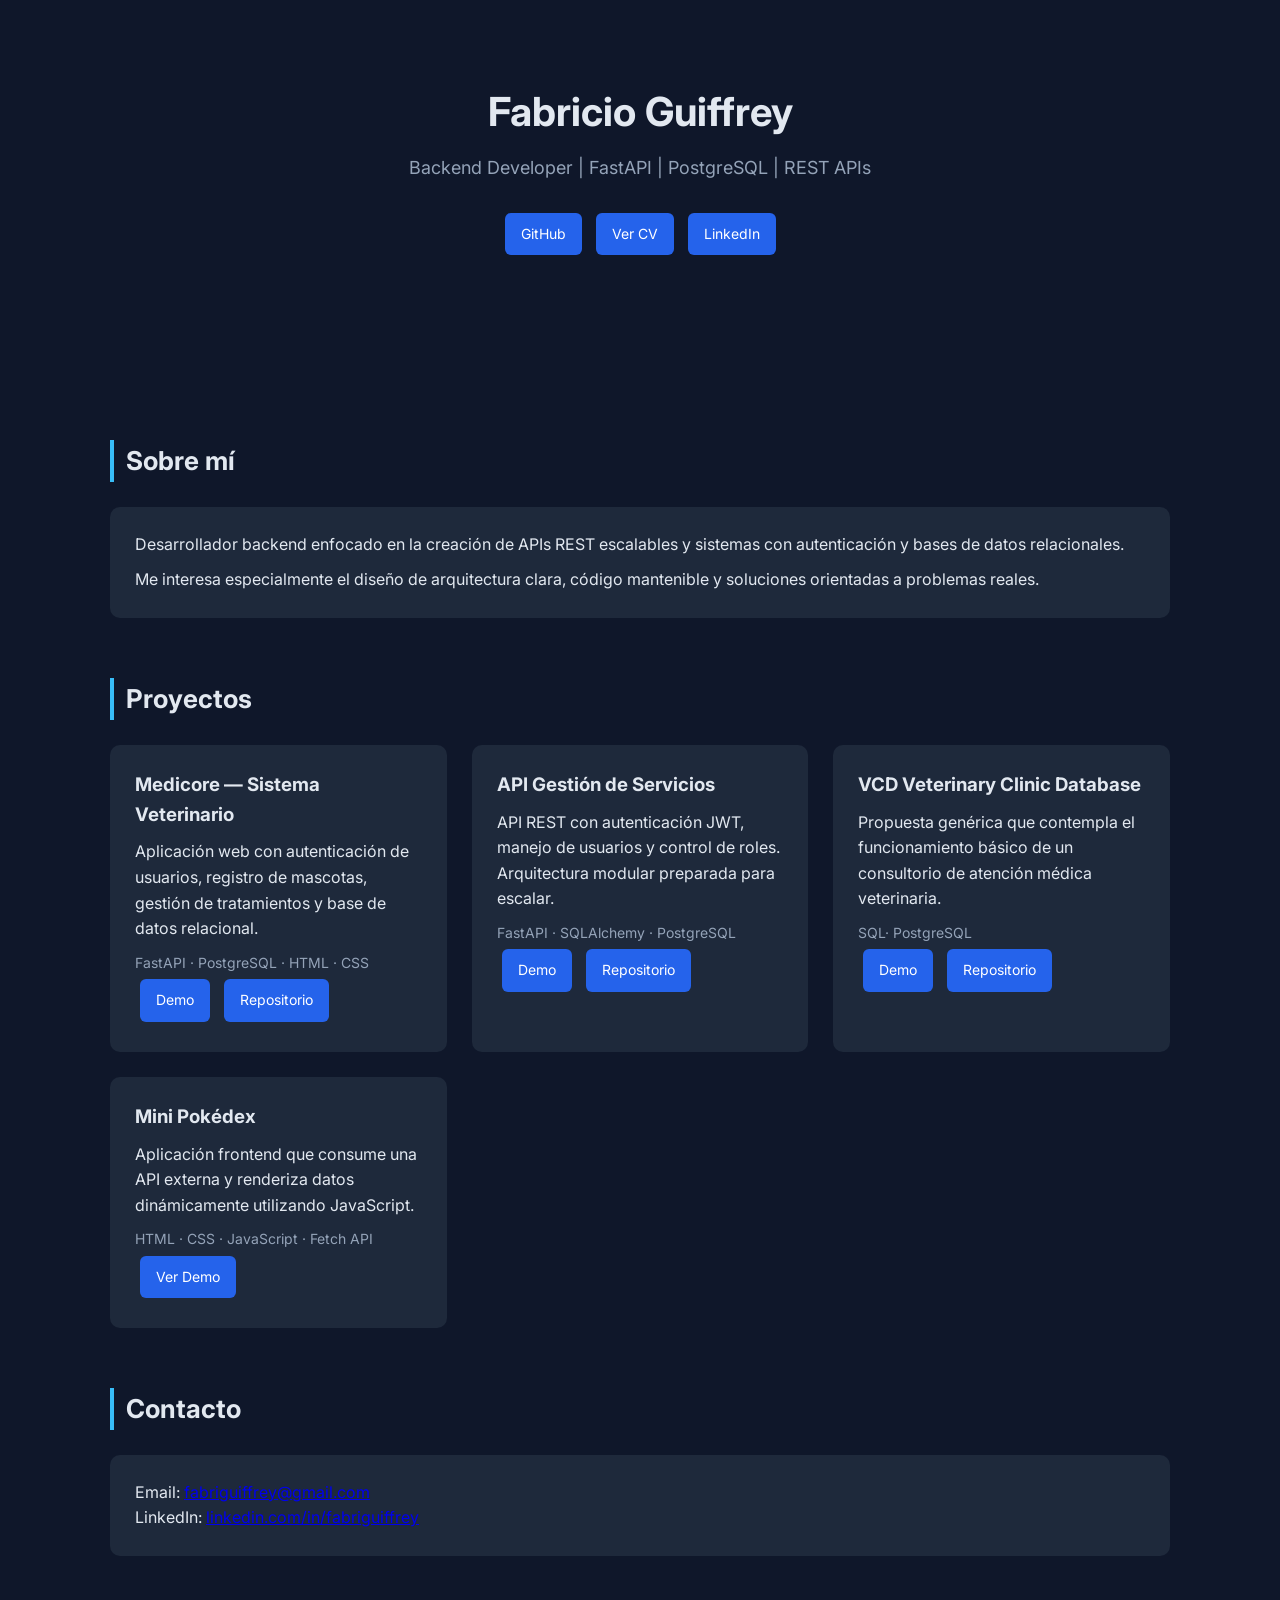
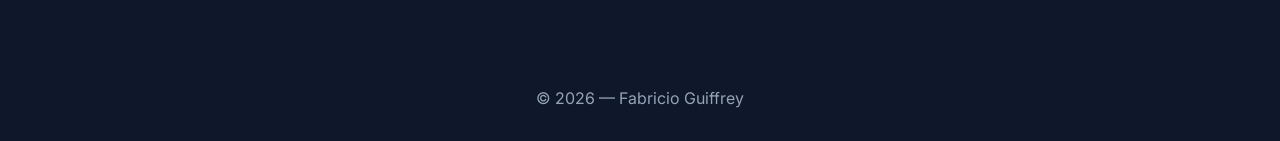
<file: index.html>
<!DOCTYPE html>
<html lang="es">

<head>
<meta charset="UTF-8">
<title>Fabricio Guiffrey | Backend Developer</title>
<meta name="viewport" content="width=device-width, initial-scale=1.0">

<link href="https://fonts.googleapis.com/css2?family=Inter:wght@300;400;600&display=swap" rel="stylesheet">

<style>

*{
    margin:0;
    padding:0;
    box-sizing:border-box;
}

body{
    font-family:'Inter',sans-serif;
    background:#0f172a;
    color:#e2e8f0;
    line-height:1.6;
}

.container{
    max-width:1100px;
    margin:auto;
    padding:40px 20px;
}

/* HEADER */

header{
    text-align:center;
    padding:80px 20px;
}

header h1{
    font-size:40px;
    margin-bottom:10px;
}

header p{
    font-size:18px;
    color:#94a3b8;
}

.buttons{
    margin-top:25px;
}

.btn{
    display:inline-block;
    padding:10px 16px;
    margin:5px;
    background:#2563eb;
    color:white;
    text-decoration:none;
    border-radius:6px;
    font-size:14px;
    transition:0.2s;
}

.btn:hover{
    background:#1d4ed8;
}

/* SECTIONS */

section{
    margin-top:60px;
}

section h2{
    font-size:26px;
    margin-bottom:25px;
    border-left:4px solid #38bdf8;
    padding-left:12px;
}

/* ABOUT */

.about{
    background:#1e293b;
    padding:25px;
    border-radius:10px;
}

/* PROJECTS */

.projects-grid{
    display:grid;
    grid-template-columns:repeat(auto-fit,minmax(300px,1fr));
    gap:25px;
}

.project{
    background:#1e293b;
    padding:25px;
    border-radius:10px;
    transition:0.2s;
}

.project:hover{
    transform:translateY(-5px);
}

.project h3{
    margin-bottom:10px;
}

.tech{
    font-size:14px;
    color:#94a3b8;
    margin-top:10px;
}

/* CONTACT */

.contact{
    background:#1e293b;
    padding:25px;
    border-radius:10px;
}

/* FOOTER */

footer{
    text-align:center;
    padding:30px;
    margin-top:60px;
    color:#94a3b8;
}

</style>

</head>

<body>

<header>

<h1>Fabricio Guiffrey</h1>
<p>Backend Developer | FastAPI | PostgreSQL | REST APIs</p>

<div class="buttons">

<a class="btn" href="https://github.com/fabriguiffrey-ctrl" target="_blank">GitHub</a>

<a class="btn" href="cv.html" target="_blank">Ver CV</a>

<a class="btn" href="#">LinkedIn</a>

</div>

</header>

<div class="container">

<section>

<h2>Sobre mí</h2>

<div class="about">

<p>
Desarrollador backend enfocado en la creación de APIs REST escalables y
sistemas con autenticación y bases de datos relacionales.
</p>

<p style="margin-top:10px;">
Me interesa especialmente el diseño de arquitectura clara, código mantenible
y soluciones orientadas a problemas reales.
</p>

</div>

</section>


<section>

<h2>Proyectos</h2>

<div class="projects-grid">

<div class="project">

<h3>Medicore — Sistema Veterinario</h3>

<p>
Aplicación web con autenticación de usuarios, registro de mascotas,
gestión de tratamientos y base de datos relacional.
</p>

<p class="tech">
FastAPI · PostgreSQL · HTML · CSS
</p>

<a class="btn" href="#">Demo</a>
<a class="btn" href="#">Repositorio</a>

</div>


<div class="project">

<h3>API Gestión de Servicios</h3>

<p>
API REST con autenticación JWT, manejo de usuarios y control de roles.
Arquitectura modular preparada para escalar.
</p>

<p class="tech">
FastAPI · SQLAlchemy · PostgreSQL
</p>

<a class="btn" href="#">Demo</a>
<a class="btn" href="https://github.com/fabriguiffrey-ctrl/veterinary-clinic-database">Repositorio</a>

</div>


<div class="project">

<h3>VCD Veterinary Clinic Database</h3>

<p>
Propuesta genérica que contempla el funcionamiento básico de un consultorio de atención médica veterinaria.
</p>

<p class="tech">
SQL· PostgreSQL
</p>

<a class="btn" href="#">Demo</a>
<a class="btn" href="#">Repositorio</a>

</div>


<div class="project">

<h3>Mini Pokédex</h3>

<p>
Aplicación frontend que consume una API externa y renderiza datos
dinámicamente utilizando JavaScript.
</p>

<p class="tech">
HTML · CSS · JavaScript · Fetch API
</p>

<a class="btn" href="pokedex/index.html">Ver Demo</a>

</div>

</div>

</section>


<section>

<h2>Contacto</h2>

<div class="contact">

<p>Email: <a href="mailto:fabriguiffrey@gmail.com">fabriguiffrey@gmail.com</a></p>

<p>LinkedIn:
<a href="https://www.linkedin.com/in/fabriguiffrey/" target="_blank">
linkedin.com/in/fabriguiffrey
</a>
</p>

</div>

</section>

</div>

<footer>

© 2026 — Fabricio Guiffrey

</footer>

</body>
</html>
</file>
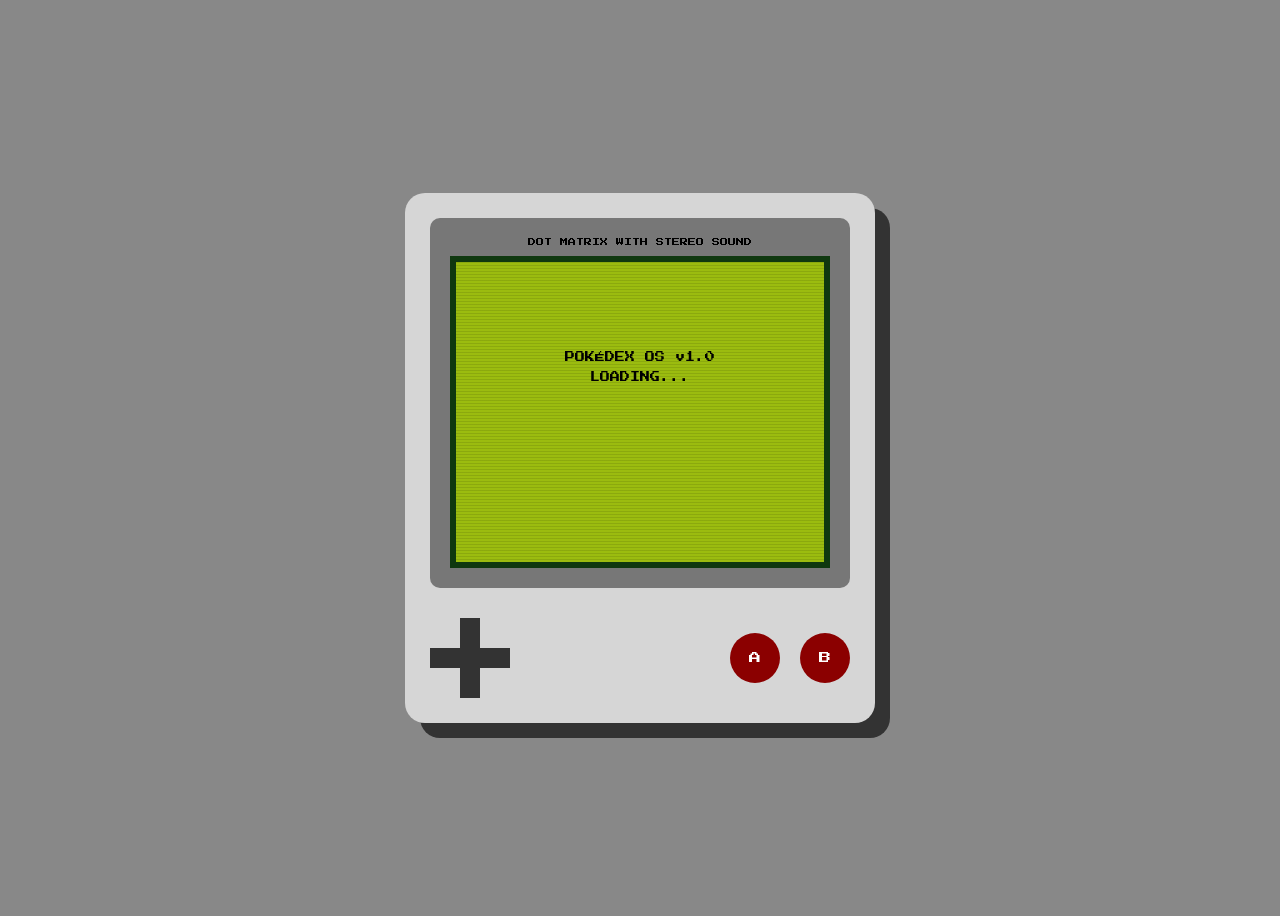
<file: pokedex/index.html>
<!DOCTYPE html>
<html lang="es">

<head>
    <meta charset="UTF-8">
    <meta name="viewport" content="width=device-width, initial-scale=1.0">
    <title>Mini Pokédex</title>
    <link rel="stylesheet" href="styles.css">
    <link href="https://fonts.googleapis.com/css2?family=Press+Start+2P&display=swap" rel="stylesheet">

    
</head>

<body>

<div class="gameboy">

    <div class="screen-area">

        <div class="screen-header">
            DOT MATRIX WITH STEREO SOUND
        </div>

        <div class="screen">

            <div class="boot" id="boot">
                <p>POKÉDEX OS v1.0</p>
                <p>LOADING...</p>
            </div>

            <div id="app" style="display:none;">

                <h3>POKEDEX</h3>

                <input type="text" id="pokemonInput" placeholder="pikachu">
                <button onclick="searchPokemon()">SEARCH</button>

                <div id="pokedexCard" class="pokedex-card"></div>

            </div>

        </div>

    </div>

    <div class="controls">

        <div class="dpad">
            <div class="up"></div>
            <div class="down"></div>
            <div class="left"></div>
            <div class="right"></div>
            <div class="center"></div>
        </div>

        <div class="buttons">
            <div class="btnA">A</div>
            <div class="btnB">B</div>
        </div>

    </div>

</div>

<script src="pokedex.js"></script>

</body>
</html>
</file>
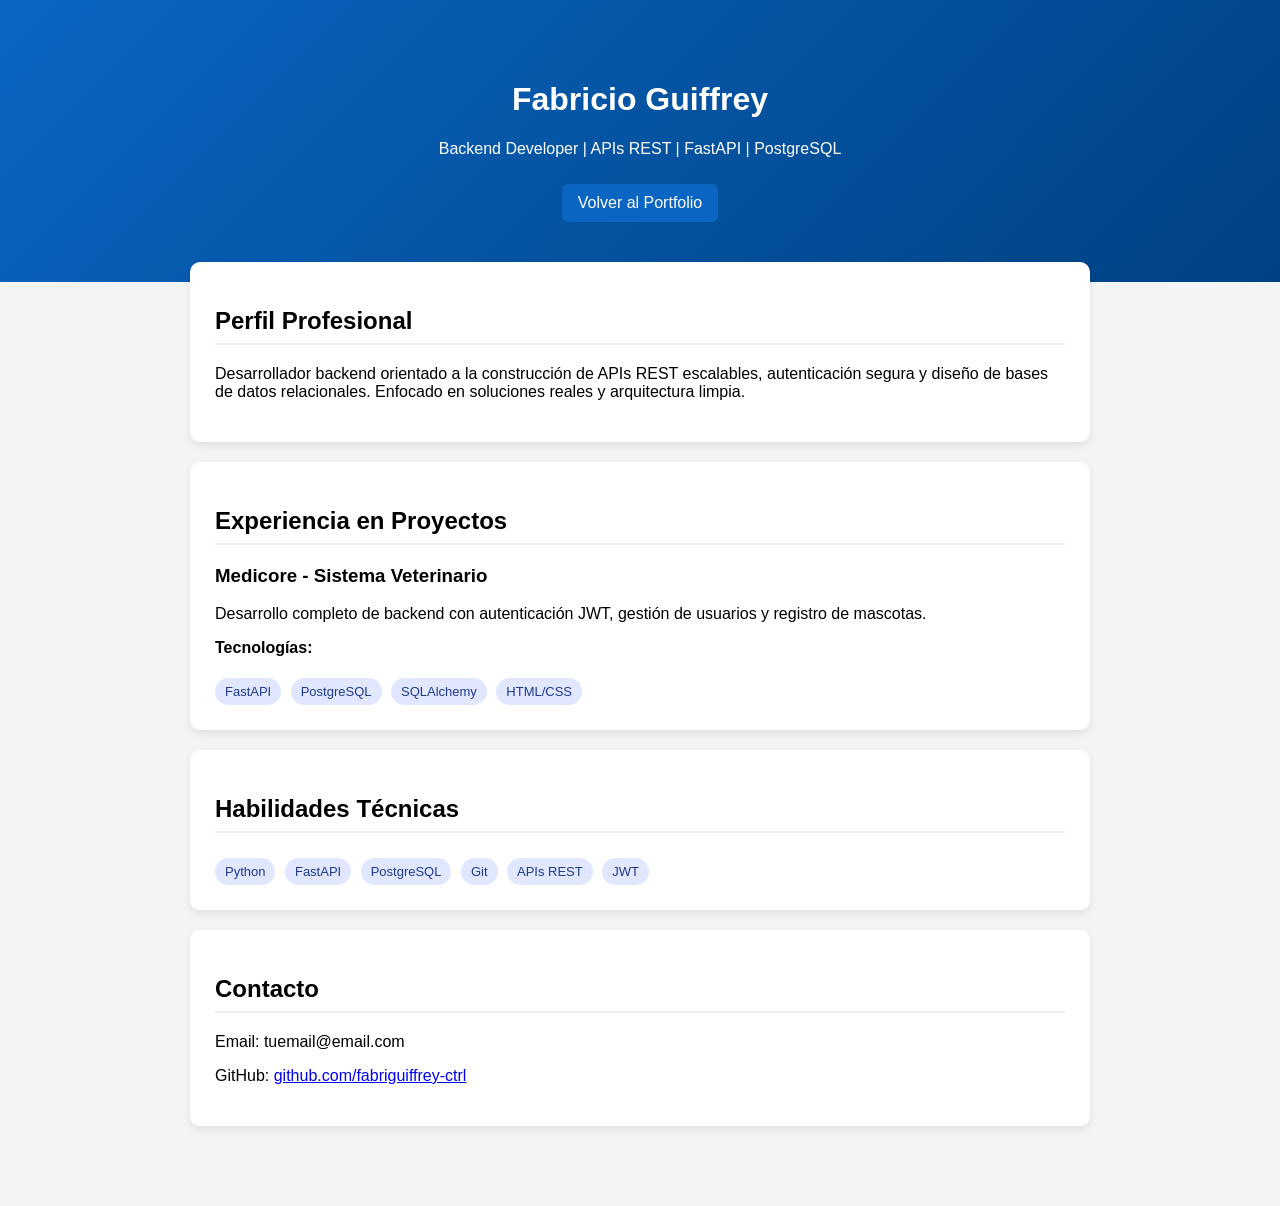
<file: cv.html>
<!DOCTYPE html>
<html lang="es">
<head>
<meta charset="UTF-8">
<meta name="viewport" content="width=device-width, initial-scale=1.0">
<title>CV | Fabricio Guiffrey</title>

<style>
body {
    font-family: Arial, sans-serif;
    margin: 0;
    background-color: #f3f4f6;
}

.header {
    background: linear-gradient(135deg, #0a66c2, #004182);
    color: white;
    padding: 60px 20px;
    text-align: center;
}

.container {
    max-width: 900px;
    margin: -40px auto 40px auto;
    padding: 20px;
}

.card {
    background: white;
    padding: 25px;
    margin-bottom: 20px;
    border-radius: 10px;
    box-shadow: 0 4px 10px rgba(0,0,0,0.08);
}

h2 {
    border-bottom: 2px solid #eee;
    padding-bottom: 8px;
}

.badge {
    display: inline-block;
    background: #e0e7ff;
    color: #1e3a8a;
    padding: 6px 10px;
    border-radius: 20px;
    font-size: 13px;
    margin: 5px 5px 0 0;
}

.btn {
    display: inline-block;
    padding: 10px 16px;
    background: #0a66c2;
    color: white;
    text-decoration: none;
    border-radius: 6px;
    margin-top: 10px;
}

.btn:hover {
    background: #004182;
}
</style>

</head>
<body>

<div class="header">
    <h1>Fabricio Guiffrey</h1>
    <p>Backend Developer | APIs REST | FastAPI | PostgreSQL</p>
    <a class="btn" href="index.html">Volver al Portfolio</a>
</div>

<div class="container">

<div class="card">
    <h2>Perfil Profesional</h2>
    <p>
        Desarrollador backend orientado a la construcción de APIs REST escalables,
        autenticación segura y diseño de bases de datos relacionales.
        Enfocado en soluciones reales y arquitectura limpia.
    </p>
</div>

<div class="card">
    <h2>Experiencia en Proyectos</h2>
    <h3>Medicore - Sistema Veterinario</h3>
    <p>
        Desarrollo completo de backend con autenticación JWT,
        gestión de usuarios y registro de mascotas.
    </p>
    <p><strong>Tecnologías:</strong></p>
    <span class="badge">FastAPI</span>
    <span class="badge">PostgreSQL</span>
    <span class="badge">SQLAlchemy</span>
    <span class="badge">HTML/CSS</span>
</div>

<div class="card">
    <h2>Habilidades Técnicas</h2>
    <span class="badge">Python</span>
    <span class="badge">FastAPI</span>
    <span class="badge">PostgreSQL</span>
    <span class="badge">Git</span>
    <span class="badge">APIs REST</span>
    <span class="badge">JWT</span>
</div>

<div class="card">
    <h2>Contacto</h2>
    <p>Email: tuemail@email.com</p>
    <p>
        GitHub:
        <a href="https://github.com/fabriguiffrey-ctrl" target="_blank">
        github.com/fabriguiffrey-ctrl
        </a>
    </p>
</div>

</div>

</body>
</html>
</file>
<file: pokedex/styles.css>
body{
    background:#888;
    font-family:'Press Start 2P', monospace;
    display:flex;
    justify-content:center;
    align-items:center;
    height:100vh;
}

/* consola */

.gameboy{
    width:420px;
    background:#d6d6d6;
    padding:25px;
    border-radius:20px;
    box-shadow:15px 15px 0 #333;
}

/* pantalla */

.screen-area{
    background:#777;
    padding:20px;
    border-radius:10px;
}

.screen-header{
    font-size:8px;
    text-align:center;
    margin-bottom:10px;
}

.screen{
    background:#9bbc0f;
    padding:20px;
    border:6px solid #0f380f;
    height:260px;
    position:relative;
}

/* scanlines */

.screen::after{
    content:"";
    position:absolute;
    top:0;
    left:0;
    width:100%;
    height:100%;
    background:repeating-linear-gradient(
        to bottom,
        rgba(0,0,0,0.1),
        rgba(0,0,0,0.1) 1px,
        transparent 1px,
        transparent 3px
    );
    pointer-events:none;
}

/* boot screen */

.boot{
    text-align:center;
    margin-top:70px;
    font-size:10px;
}

/* pokedex */

h3{
    font-size:12px;
    margin-bottom:10px;
}

input{
    width:60%;
    padding:6px;
    border:3px solid #0f380f;
    background:#9bbc0f;
    font-family:inherit;
}

button{
    padding:6px;
    border:3px solid #0f380f;
    background:#8b0000;
    color:white;
    font-family:inherit;
    cursor:pointer;
}

/* sprite */

.pokedex-card img{
    width:120px;
    image-rendering:pixelated;
}

/* controles */

.controls{
    margin-top:30px;
    display:flex;
    justify-content:space-between;
    align-items:center;
}

/* dpad */

.dpad{
    position:relative;
    width:80px;
    height:80px;
}

.dpad div{
    position:absolute;
    background:#333;
}

.up{
    width:20px;
    height:30px;
    left:30px;
}

.down{
    width:20px;
    height:30px;
    bottom:0;
    left:30px;
}

.left{
    width:30px;
    height:20px;
    top:30px;
}

.right{
    width:30px;
    height:20px;
    right:0;
    top:30px;
}

.center{
    width:20px;
    height:20px;
    top:30px;
    left:30px;
}

/* botones */

.buttons{
    display:flex;
    gap:20px;
}

.btnA, .btnB{
    width:50px;
    height:50px;
    background:#8b0000;
    border-radius:50%;
    display:flex;
    align-items:center;
    justify-content:center;
    color:white;
    font-size:12px;
}
</file>
